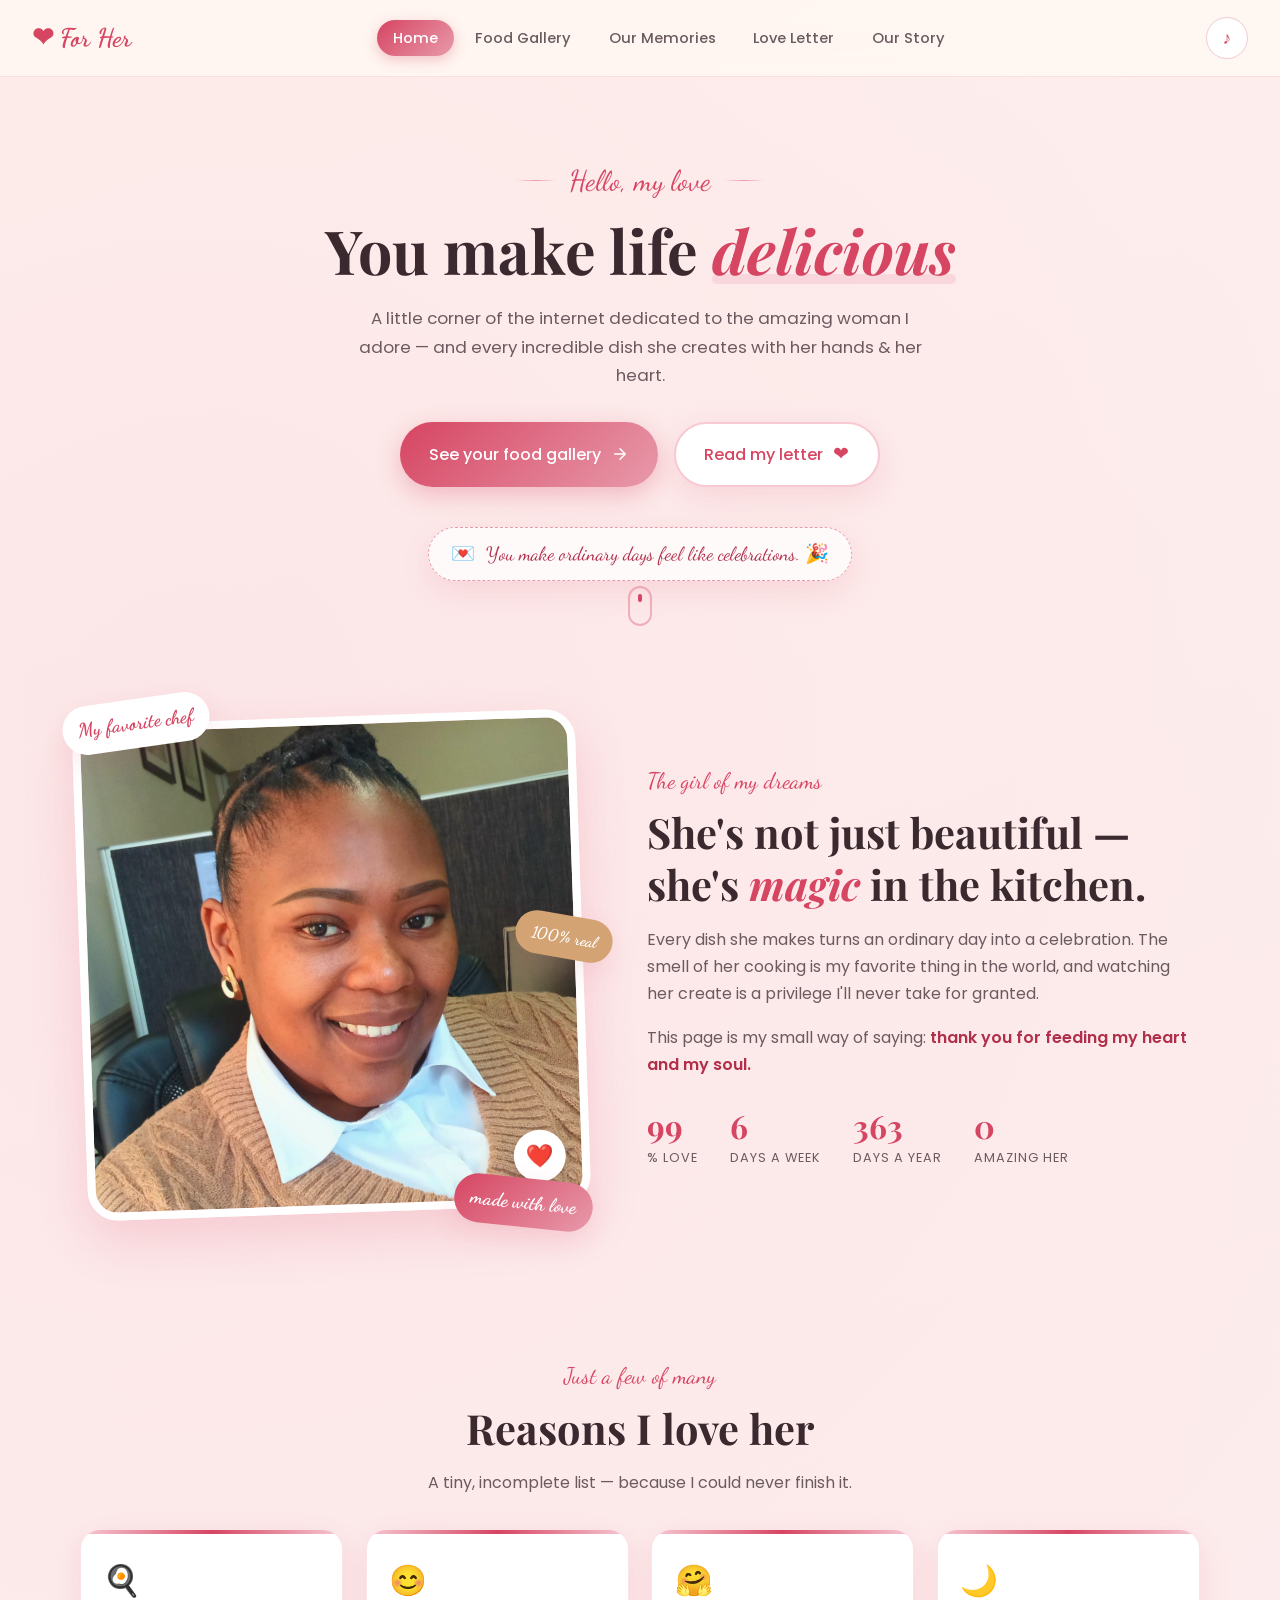
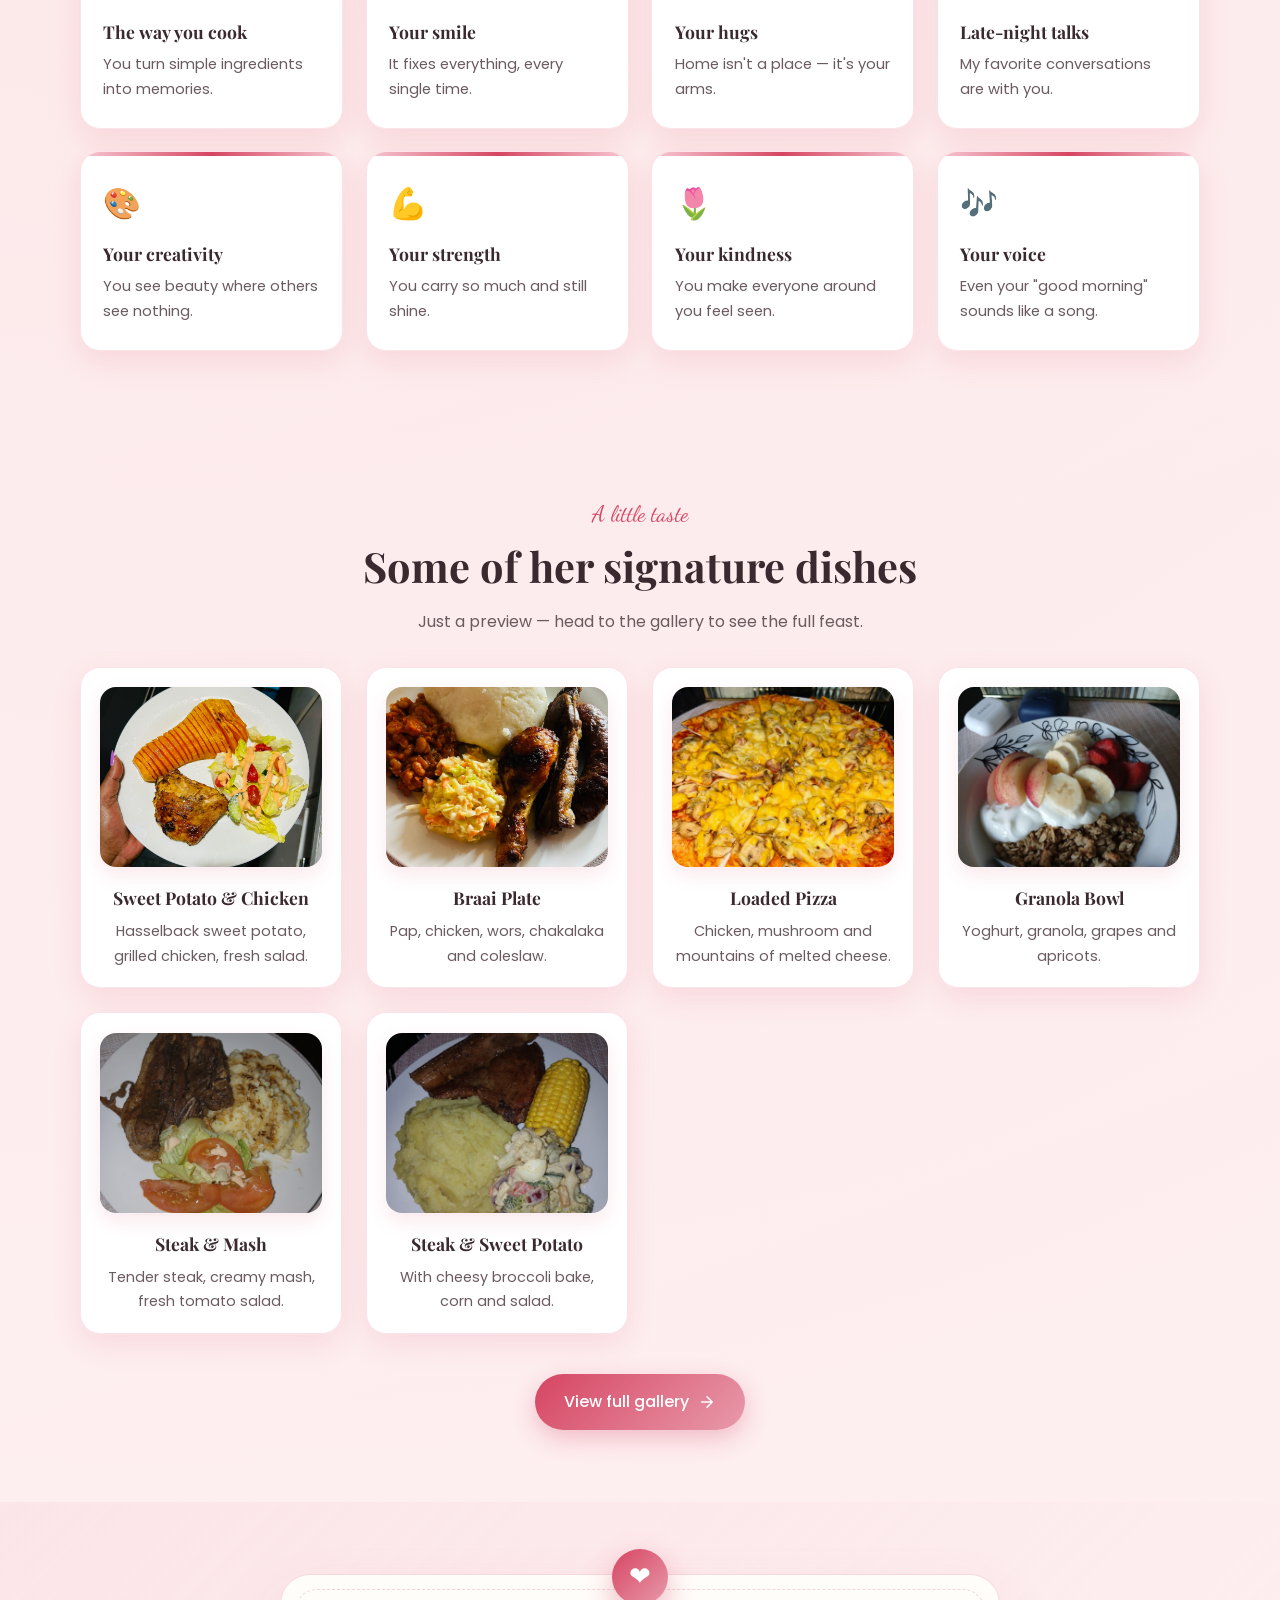
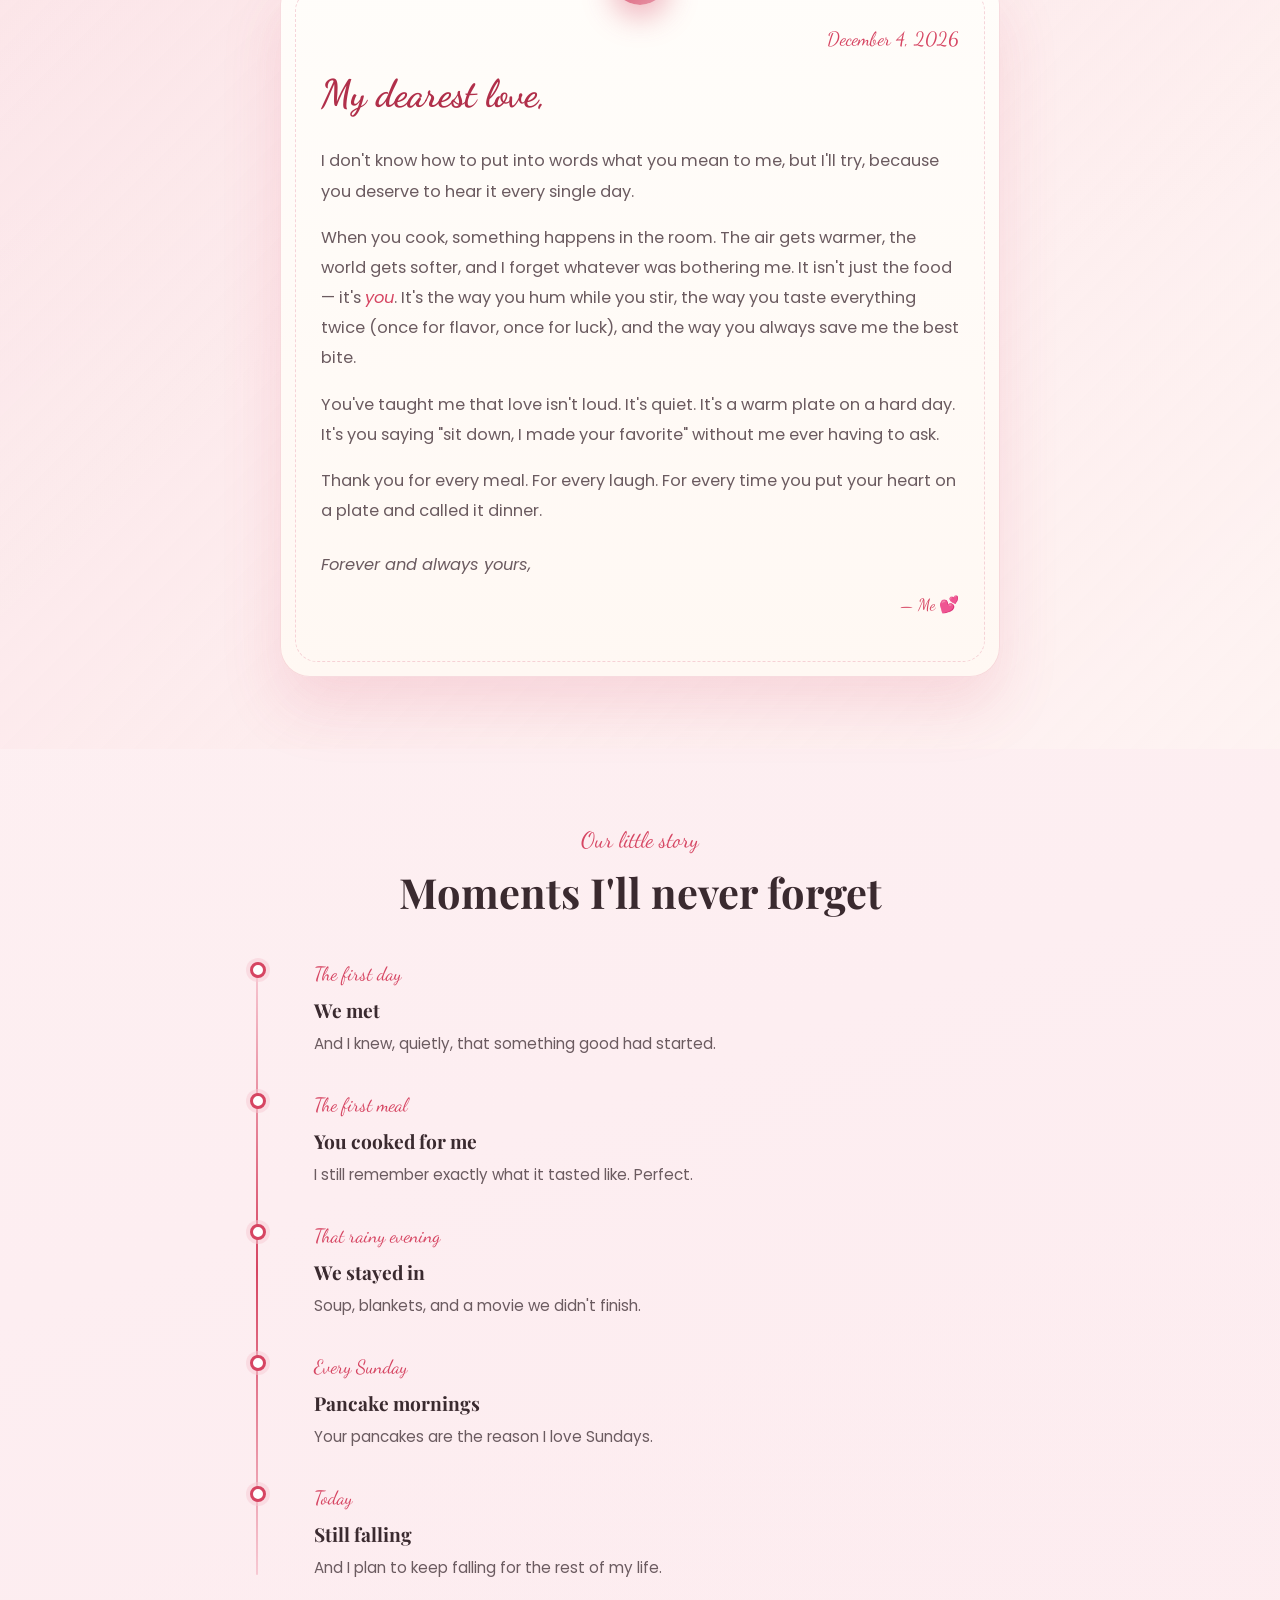
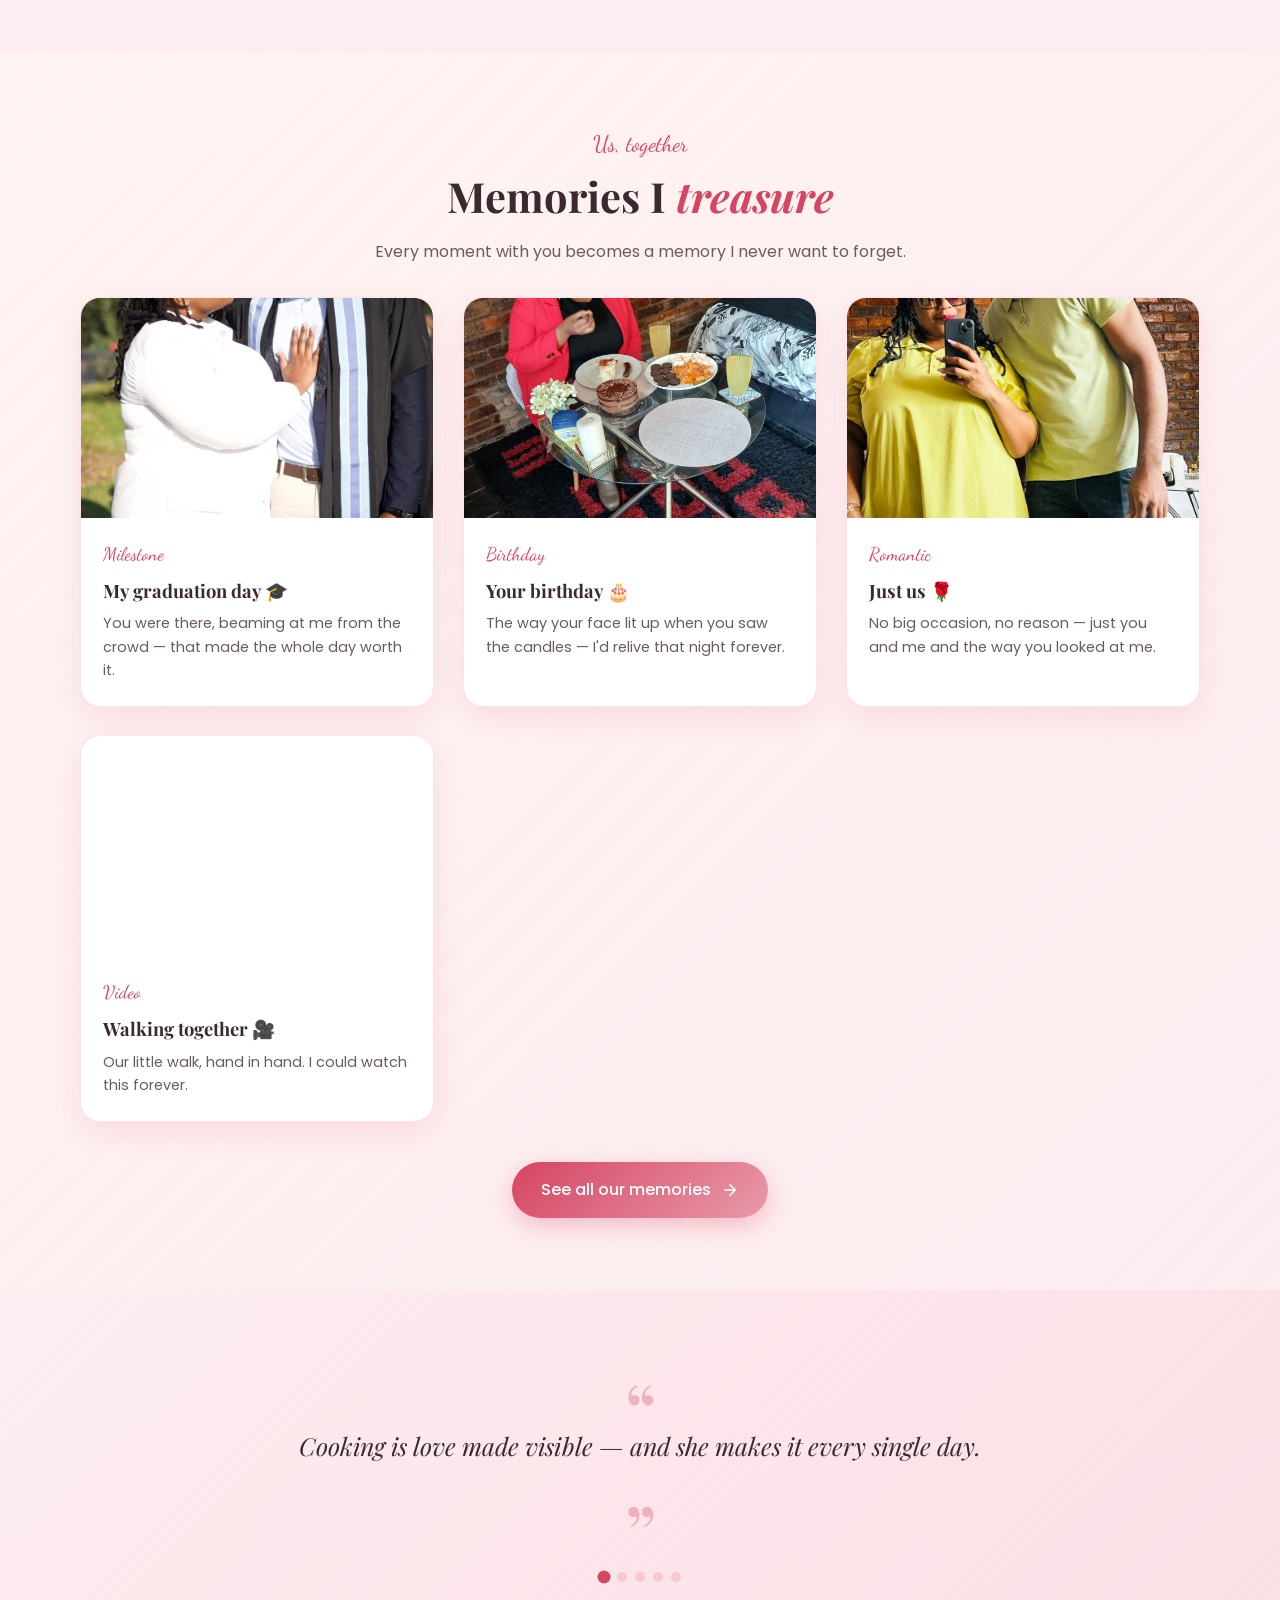
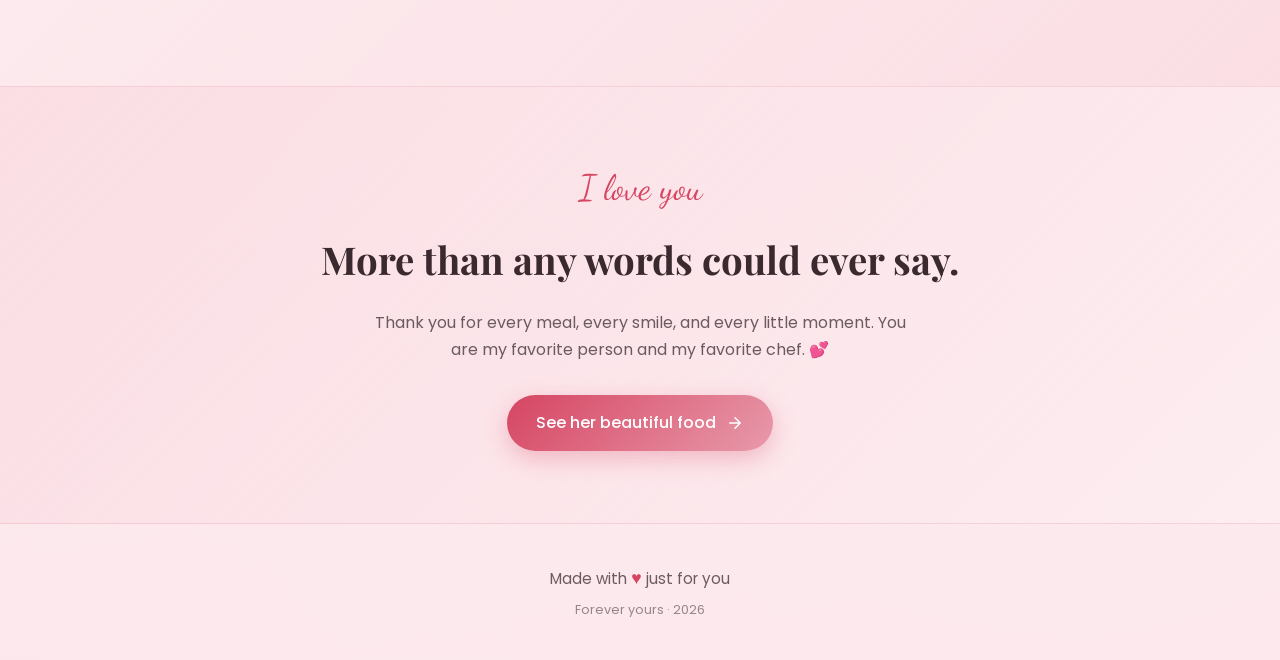
<file: index.html>
<!DOCTYPE html>
<html lang="en">
<head>
  <meta charset="UTF-8">
  <meta name="viewport" content="width=device-width, initial-scale=1.0">
  <title>For You, My Love 💕 · Home</title>
  <meta name="description" content="A love letter to the woman who makes every meal magical.">

  <link rel="preconnect" href="https://fonts.googleapis.com">
  <link rel="preconnect" href="https://fonts.gstatic.com" crossorigin>
  <link href="https://fonts.googleapis.com/css2?family=Dancing+Script:wght@500;600;700&family=Playfair+Display:ital,wght@0,500;0,600;0,700;1,500;1,600&family=Poppins:wght@300;400;500;600;700&display=swap" rel="stylesheet">

  <link rel="stylesheet" href="style.css">
</head>
<body>

  <div class="hearts-bg" id="heartsBg"></div>

  <!-- NAVBAR -->
  <nav class="navbar">
    <a href="index.html" class="nav-logo">
      <span class="logo-heart">❤</span> For Her
    </a>
    <ul class="nav-links">
      <li><a href="index.html" class="active">Home</a></li>
      <li><a href="gallery.html">Food Gallery</a></li>
      <li><a href="memories.html">Our Memories</a></li>
      <li><a href="#letter">Love Letter</a></li>
      <li><a href="#timeline">Our Story</a></li>
    </ul>
    <button class="nav-music" id="musicToggle" aria-label="Play music" title='Play "Ama Hem Hem"'>
      <span class="music-icon">♪</span>
    </button>
  </nav>

  <div class="now-playing" id="nowPlaying" hidden>
    <span class="np-heart">♪</span>
    Now playing: <em>Ama Hem Hem</em> — Thatohatsi &amp; Sjava
  </div>

  <!-- HERO -->
  <header class="hero">
    <div class="hero-inner">
      <p class="hero-hello">
        <span class="hello-line"></span>
        Hello, my love
        <span class="hello-line"></span>
      </p>
      <h1 class="hero-title">
        You make life <span class="accent">delicious</span>
      </h1>
      <p class="hero-sub">
        A little corner of the internet dedicated to the amazing woman I adore —
        and every incredible dish she creates with her hands &amp; her heart.
      </p>

      <div class="hero-buttons">
        <a href="gallery.html" class="hero-btn">
          <span>See your food gallery</span>
          <svg viewBox="0 0 24 24" width="18" height="18" fill="none" stroke="currentColor" stroke-width="2" stroke-linecap="round" stroke-linejoin="round"><path d="M5 12h14M12 5l7 7-7 7"/></svg>
        </a>
        <a href="#letter" class="hero-btn hero-btn-ghost">
          <span>Read my letter</span>
          <span class="btn-heart">❤</span>
        </a>
      </div>

      <div class="daily-note" id="dailyNote">
        <span class="daily-note-icon">💌</span>
        <span class="daily-note-text">Loading a little love note for you…</span>
      </div>
    </div>

    <div class="hero-scroll">
      <span></span>
    </div>
  </header>

  <main class="main">

    <!-- ABOUT / PHOTO -->
    <section class="section about" id="about">
      <div class="section-inner about-grid">

        <div class="about-photo-wrap">
          <div class="photo-frame">
            <img
              src="images/love.jpeg"
              alt="My beautiful girlfriend"
              class="about-photo"
              loading="lazy"
            >
            <div class="photo-badge">❤️</div>
          </div>
          <div class="sticker sticker-1">My favorite chef</div>
          <div class="sticker sticker-2">made with love</div>
          <div class="sticker sticker-3">100% real</div>
        </div>

        <div class="about-text">
          <span class="section-tag">The girl of my dreams</span>
          <h2 class="section-title">
            She's not just beautiful —<br>
            she's <em>magic</em> in the kitchen.
          </h2>
          <p>
            Every dish she makes turns an ordinary day into a celebration.
            The smell of her cooking is my favorite thing in the world,
            and watching her create is a privilege I'll never take for granted.
          </p>
          <p>
            This page is my small way of saying:
            <strong>thank you for feeding my heart and my soul.</strong>
          </p>

          <div class="about-stats">
            <div class="stat">
              <span class="stat-num" data-count="100">0</span>
              <span class="stat-label">% love</span>
            </div>
            <div class="stat">
              <span class="stat-num" data-count="7">0</span>
              <span class="stat-label">days a week</span>
            </div>
            <div class="stat">
              <span class="stat-num" data-count="365">0</span>
              <span class="stat-label">days a year</span>
            </div>
            <div class="stat">
              <span class="stat-num" data-count="1">0</span>
              <span class="stat-label">amazing her</span>
            </div>
          </div>
        </div>

      </div>
    </section>

    <!-- REASONS -->
    <section class="section reasons" id="reasons">
      <div class="section-inner">
        <div class="section-head center">
          <span class="section-tag">Just a few of many</span>
          <h2 class="section-title">Reasons I love her</h2>
          <p class="section-desc">
            A tiny, incomplete list — because I could never finish it.
          </p>
        </div>

        <div class="reason-grid" id="reasonGrid"></div>
      </div>
    </section>

    <!-- RECIPE PREVIEW -->
    <section class="section preview-recipes">
      <div class="section-inner">
        <div class="section-head center">
          <span class="section-tag">A little taste</span>
          <h2 class="section-title">Some of her signature dishes</h2>
          <p class="section-desc">
            Just a preview — head to the gallery to see the full feast.
          </p>
        </div>

        <div class="recipe-grid" id="recipePreview">

          <article class="recipe-card">
            <div class="recipe-photo">
              <img src="images/food1.jpeg" alt="Roasted sweet potato and grilled chicken">
            </div>
            <h3>Sweet Potato &amp; Chicken</h3>
            <p>Hasselback sweet potato, grilled chicken, fresh salad.</p>
          </article>

          <article class="recipe-card">
            <div class="recipe-photo">
              <img src="images/food3.jpeg" alt="Braai plate with pap, chicken and wors">
            </div>
            <h3>Braai Plate</h3>
            <p>Pap, chicken, wors, chakalaka and coleslaw.</p>
          </article>

          <article class="recipe-card">
            <div class="recipe-photo">
              <img src="images/food7.jpeg" alt="Loaded pizza">
            </div>
            <h3>Loaded Pizza</h3>
            <p>Chicken, mushroom and mountains of melted cheese.</p>
          </article>

          <article class="recipe-card">
            <div class="recipe-photo">
              <img src="images/food11.jpeg" alt="Yoghurt granola fruit bowl">
            </div>
            <h3>Granola Bowl</h3>
            <p>Yoghurt, granola, grapes and apricots.</p>
          </article>

          <article class="recipe-card">
            <div class="recipe-photo">
              <img src="images/food15.jpeg" alt="Steak, mash and tomato salad">
            </div>
            <h3>Steak &amp; Mash</h3>
            <p>Tender steak, creamy mash, fresh tomato salad.</p>
          </article>

          <article class="recipe-card">
            <div class="recipe-photo">
              <img src="images/food18.jpeg" alt="Steak with sweet potato mash and broccoli bake">
            </div>
            <h3>Steak &amp; Sweet Potato</h3>
            <p>With cheesy broccoli bake, corn and salad.</p>
          </article>

        </div>

        <div class="preview-cta">
          <a href="gallery.html" class="hero-btn">
            <span>View full gallery</span>
            <svg viewBox="0 0 24 24" width="18" height="18" fill="none" stroke="currentColor" stroke-width="2" stroke-linecap="round" stroke-linejoin="round"><path d="M5 12h14M12 5l7 7-7 7"/></svg>
          </a>
        </div>
      </div>
    </section>

    <!-- LOVE LETTER -->
    <section class="section letter-section" id="letter">
      <div class="section-inner">
        <div class="letter-wrap">
          <div class="letter-paper">
            <div class="letter-top">
              <span class="letter-seal">❤</span>
            </div>
            <p class="letter-date" id="letterDate"></p>
            <h2 class="letter-title">My dearest love,</h2>
            <div class="letter-body">
              <p>
                I don't know how to put into words what you mean to me, but
                I'll try, because you deserve to hear it every single day.
              </p>
              <p>
                When you cook, something happens in the room. The air gets warmer,
                the world gets softer, and I forget whatever was bothering me.
                It isn't just the food — it's <em>you</em>. It's the way you
                hum while you stir, the way you taste everything twice
                (once for flavor, once for luck), and the way you always
                save me the best bite.
              </p>
              <p>
                You've taught me that love isn't loud. It's quiet. It's a warm plate
                on a hard day. It's you saying "sit down, I made your favorite"
                without me ever having to ask.
              </p>
              <p>
                Thank you for every meal. For every laugh. For every time you
                put your heart on a plate and called it dinner.
              </p>
              <p class="letter-signoff">
                Forever and always yours,
              </p>
              <p class="letter-signature">— Me 💕</p>
            </div>
          </div>
        </div>
      </div>
    </section>

    <!-- TIMELINE -->
    <section class="section timeline-section" id="timeline">
      <div class="section-inner">
        <div class="section-head center">
          <span class="section-tag">Our little story</span>
          <h2 class="section-title">Moments I'll never forget</h2>
        </div>

        <div class="timeline" id="timelineEl"></div>
      </div>
    </section>

    <!-- MEMORIES PREVIEW -->
    <section class="section memories-section" id="memories">
      <div class="section-inner">
        <div class="section-head center">
          <span class="section-tag">Us, together</span>
          <h2 class="section-title">Memories I <em>treasure</em></h2>
          <p class="section-desc">
            Every moment with you becomes a memory I never want to forget.
          </p>
        </div>

        <div class="memories-grid">

          <figure class="memory-card reveal">
            <div class="memory-photo">
              <img src="images/memory-graduation.jpeg" alt="My graduation day">
            </div>
            <figcaption>
              <span class="memory-date">Milestone</span>
              <h3>My graduation day 🎓</h3>
              <p>You were there, beaming at me from the crowd — that made the whole day worth it.</p>
            </figcaption>
          </figure>

          <figure class="memory-card reveal">
            <div class="memory-photo">
              <img src="images/memory-her-birthday.jpeg" alt="Her birthday">
            </div>
            <figcaption>
              <span class="memory-date">Birthday</span>
              <h3>Your birthday 🎂</h3>
              <p>The way your face lit up when you saw the candles — I'd relive that night forever.</p>
            </figcaption>
          </figure>

          <figure class="memory-card reveal">
            <div class="memory-photo">
              <img src="images/memory-romantic-1.jpeg" alt="A romantic moment">
            </div>
            <figcaption>
              <span class="memory-date">Romantic</span>
              <h3>Just us 🌹</h3>
              <p>No big occasion, no reason — just you and me and the way you looked at me.</p>
            </figcaption>
          </figure>

          <figure class="memory-card reveal">
            <div class="memory-photo">
              <video
                src="images/memory-walking.mp4"
                muted
                loop
                playsinline
                autoplay
                preload="metadata">
              </video>
            </div>
            <figcaption>
              <span class="memory-date">Video</span>
              <h3>Walking together 🎥</h3>
              <p>Our little walk, hand in hand. I could watch this forever.</p>
            </figcaption>
          </figure>

        </div>

        <div class="preview-cta">
          <a href="memories.html" class="hero-btn">
            <span>See all our memories</span>
            <svg viewBox="0 0 24 24" width="18" height="18" fill="none" stroke="currentColor" stroke-width="2" stroke-linecap="round" stroke-linejoin="round"><path d="M5 12h14M12 5l7 7-7 7"/></svg>
          </a>
        </div>
      </div>
    </section>

    <!-- QUOTE SLIDER -->
    <section class="section quote-section">
      <div class="section-inner">
        <div class="quote-box">
          <span class="quote-mark">“</span>
          <p class="quote-text" id="quoteText">Loading…</p>
          <span class="quote-mark quote-mark-end">”</span>
          <div class="quote-dots" id="quoteDots"></div>
        </div>
      </div>
    </section>

    <!-- CLOSING -->
    <section class="section closing">
      <div class="section-inner closing-inner">
        <p class="closing-script">I love you</p>
        <h2 class="closing-title">More than any words could ever say.</h2>
        <p class="closing-text">
          Thank you for every meal, every smile, and every little moment.
          You are my favorite person and my favorite chef. 💕
        </p>
        <a href="gallery.html" class="hero-btn">
          <span>See her beautiful food</span>
          <svg viewBox="0 0 24 24" width="18" height="18" fill="none" stroke="currentColor" stroke-width="2" stroke-linecap="round" stroke-linejoin="round"><path d="M5 12h14M12 5l7 7-7 7"/></svg>
        </a>
      </div>
    </section>
  </main>

  <footer class="footer">
    <div class="footer-inner">
      <p class="footer-main">Made with <span class="footer-heart">♥</span> just for you</p>
      <p class="footer-small">Forever yours · <span id="footerYear"></span></p>
    </div>
  </footer>

  <button class="to-top" id="toTop" aria-label="Back to top">↑</button>

  <script src="script.js"></script>
</body>
</html>
</file>
<file: style.css>
/* =========================================================
   For Her — shared stylesheet
   ========================================================= */

* { margin: 0; padding: 0; box-sizing: border-box; }

:root {
  --pink-soft: #fdeef1;
  --pink: #f7c9d3;
  --pink-deep: #e89aab;
  --red: #d64562;
  --red-dark: #b12f4a;
  --cream: #fff8f3;
  --text: #3a2a2f;
  --text-soft: #6b5b60;
  --gold: #d4a373;
  --shadow: 0 10px 30px rgba(214, 69, 98, 0.12);
  --shadow-lg: 0 20px 50px rgba(214, 69, 98, 0.18);
  --radius: 20px;
  --radius-lg: 30px;
  --font-script: 'Dancing Script', cursive;
  --font-serif: 'Playfair Display', serif;
  --font-sans: 'Poppins', sans-serif;
}

html { scroll-behavior: smooth; scroll-padding-top: 90px; }

body {
  font-family: var(--font-sans);
  background:
    radial-gradient(circle at 15% 10%, rgba(247, 201, 211, 0.35), transparent 45%),
    radial-gradient(circle at 85% 90%, rgba(253, 238, 241, 0.6), transparent 50%),
    linear-gradient(160deg, var(--cream) 0%, var(--pink-soft) 60%, #fce4e9 100%);
  color: var(--text);
  line-height: 1.7;
  overflow-x: hidden;
  min-height: 100vh;
  position: relative;
}

img { max-width: 100%; display: block; }
a { color: inherit; }
button { font-family: inherit; }

/* ---------- FLOATING HEARTS ---------- */
.hearts-bg { position: fixed; inset: 0; pointer-events: none; z-index: 0; overflow: hidden; }
.hearts-bg .heart {
  position: absolute; bottom: -50px; opacity: 0.35;
  animation: floatUp linear infinite; will-change: transform;
}
@keyframes floatUp {
  0%   { transform: translateY(0) rotate(0deg); opacity: 0; }
  10%  { opacity: 0.5; }
  90%  { opacity: 0.5; }
  100% { transform: translateY(-110vh) rotate(360deg); opacity: 0; }
}

/* ---------- NAVBAR ---------- */
.navbar {
  position: sticky; top: 0; z-index: 100;
  display: flex; justify-content: space-between; align-items: center;
  gap: 1rem; padding: 1rem 2rem;
  background: rgba(255, 248, 243, 0.85);
  backdrop-filter: blur(14px); -webkit-backdrop-filter: blur(14px);
  border-bottom: 1px solid rgba(232, 154, 171, 0.25);
}
.nav-logo {
  font-family: var(--font-script); font-size: 1.6rem; font-weight: 700;
  color: var(--red); text-decoration: none;
  display: inline-flex; align-items: center; gap: 0.4rem; white-space: nowrap;
}
.logo-heart { animation: pulse 1.8s ease infinite; display: inline-block; }

.nav-links { list-style: none; display: flex; gap: 0.35rem; flex-wrap: wrap; justify-content: center; }
.nav-links a {
  text-decoration: none; color: var(--text-soft); font-weight: 500;
  font-size: 0.92rem; padding: 0.5rem 1rem; border-radius: 50px;
  transition: all 0.3s ease; white-space: nowrap;
}
.nav-links a:hover { color: var(--red); background: rgba(247, 201, 211, 0.45); }
.nav-links a.active {
  color: white; background: linear-gradient(135deg, var(--red), var(--pink-deep));
  box-shadow: 0 4px 14px rgba(214, 69, 98, 0.3);
}

.nav-music {
  width: 42px; height: 42px; border-radius: 50%;
  border: 1px solid rgba(232, 154, 171, 0.5);
  background: white; color: var(--red); font-size: 1.1rem; cursor: pointer;
  display: flex; align-items: center; justify-content: center;
  transition: all 0.3s ease; flex-shrink: 0;
}
.nav-music:hover { background: var(--pink-soft); transform: scale(1.08); }
.nav-music.playing {
  background: linear-gradient(135deg, var(--red), var(--pink-deep));
  color: white; border-color: transparent; animation: pulse 1.6s ease infinite;
}

/* ---------- NOW PLAYING BADGE ---------- */
.now-playing {
  position: fixed;
  bottom: 1.5rem;
  left: 1.5rem;
  background: rgba(255, 248, 243, 0.95);
  border: 1px solid var(--pink);
  border-radius: 50px;
  padding: 0.55rem 1.2rem;
  font-size: 0.85rem;
  color: var(--red-dark);
  box-shadow: var(--shadow);
  z-index: 600;
  animation: fadeInUp 0.5s ease;
  backdrop-filter: blur(8px);
  max-width: calc(100% - 3rem);
}
.now-playing em { font-style: italic; color: var(--red); }
.np-heart {
  margin-right: 0.35rem;
  color: var(--red);
  animation: pulse 1.6s ease infinite;
  display: inline-block;
}

/* ---------- HERO ---------- */
.hero, .gallery-header {
  position: relative; z-index: 1; padding: 5rem 2rem 4rem; text-align: center;
}
.hero-inner { max-width: 760px; margin: 0 auto; animation: fadeInUp 1s ease both; }
.hero-hello {
  font-family: var(--font-script); font-size: 1.8rem; color: var(--red);
  margin-bottom: 0.6rem; display: inline-flex; align-items: center; gap: 0.8rem;
}
.hello-line {
  display: inline-block; width: 40px; height: 1px;
  background: linear-gradient(90deg, transparent, var(--pink-deep), transparent);
}
.hero-title {
  font-family: var(--font-serif); font-size: clamp(2.2rem, 6vw, 3.8rem);
  font-weight: 700; line-height: 1.15; color: var(--text); margin-bottom: 1.2rem;
}
.hero-title .accent { color: var(--red); font-style: italic; position: relative; }
.hero-title .accent::after {
  content: ''; position: absolute; left: 0; bottom: 6px; width: 100%; height: 10px;
  background: rgba(247, 201, 211, 0.6); border-radius: 10px; z-index: -1;
}
.hero-sub {
  font-size: 1.05rem; color: var(--text-soft);
  max-width: 580px; margin: 0 auto 2rem;
}
.hero-buttons { display: flex; justify-content: center; gap: 1rem; flex-wrap: wrap; }

.hero-btn {
  display: inline-flex; align-items: center; gap: 0.6rem;
  padding: 0.9rem 1.8rem;
  background: linear-gradient(135deg, var(--red), var(--pink-deep));
  color: white; font-weight: 500; font-size: 1rem;
  text-decoration: none; border-radius: 50px; border: none; cursor: pointer;
  box-shadow: 0 8px 24px rgba(214, 69, 98, 0.3);
  transition: transform 0.3s ease, box-shadow 0.3s ease;
}
.hero-btn:hover { transform: translateY(-3px); box-shadow: 0 14px 32px rgba(214, 69, 98, 0.4); }
.hero-btn-ghost {
  background: white; color: var(--red);
  border: 2px solid var(--pink); box-shadow: var(--shadow);
}
.hero-btn-ghost:hover { background: var(--pink-soft); }

.daily-note {
  margin-top: 2.5rem; display: inline-flex; align-items: center; gap: 0.7rem;
  background: rgba(255, 255, 255, 0.75);
  border: 1px dashed var(--pink-deep);
  border-radius: 50px; padding: 0.6rem 1.4rem;
  font-family: var(--font-script); font-size: 1.2rem; color: var(--red-dark);
  box-shadow: var(--shadow); animation: fadeIn 1.4s ease both; max-width: 100%;
}
.daily-note-icon { font-size: 1.2rem; }

.hero-scroll {
  position: absolute; left: 50%; bottom: 1.2rem; transform: translateX(-50%);
  width: 24px; height: 40px; border: 2px solid rgba(214, 69, 98, 0.35);
  border-radius: 20px; display: flex; justify-content: center; padding-top: 6px;
}
.hero-scroll span {
  width: 4px; height: 8px; border-radius: 4px; background: var(--red);
  animation: scrollDot 1.8s ease infinite;
}
@keyframes scrollDot {
  0%, 100% { transform: translateY(0); opacity: 1; }
  50% { transform: translateY(10px); opacity: 0.4; }
}

/* ---------- SECTIONS ---------- */
.main { position: relative; z-index: 1; }
.section { padding: 4.5rem 2rem; }
.section-inner { max-width: 1120px; margin: 0 auto; }
.section-head.center { text-align: center; }
.section-head.center .section-desc { margin-left: auto; margin-right: auto; }

.section-tag {
  display: inline-block; font-family: var(--font-script);
  font-size: 1.4rem; color: var(--red); margin-bottom: 0.4rem;
}
.section-title {
  font-family: var(--font-serif); font-size: clamp(1.7rem, 4vw, 2.6rem);
  font-weight: 700; line-height: 1.25; color: var(--text); margin-bottom: 1rem;
}
.section-title em { color: var(--red); font-style: italic; }
.section-desc {
  color: var(--text-soft); font-size: 1rem;
  max-width: 580px; margin-bottom: 2rem;
}

/* ---------- ABOUT ---------- */
.about-grid {
  display: grid; grid-template-columns: 1fr 1.1fr;
  gap: 4rem; align-items: center;
}
.about-photo-wrap { position: relative; }
.photo-frame {
  position: relative; border-radius: var(--radius-lg); overflow: hidden;
  box-shadow: var(--shadow-lg); border: 8px solid white;
  transform: rotate(-2deg); transition: transform 0.5s ease;
}
.photo-frame:hover { transform: rotate(0deg) scale(1.02); }
.about-photo { width: 100%; height: 480px; object-fit: cover; }

.photo-badge {
  position: absolute; bottom: 16px; right: 16px;
  width: 52px; height: 52px; background: white; border-radius: 50%;
  display: flex; align-items: center; justify-content: center;
  font-size: 1.4rem; box-shadow: 0 6px 18px rgba(0,0,0,0.12);
  animation: pulse 2s ease infinite;
}

.sticker {
  position: absolute; font-family: var(--font-script); font-size: 1.2rem;
  font-weight: 700; padding: 0.5rem 1rem; border-radius: 50px;
  box-shadow: var(--shadow); white-space: nowrap;
}
.sticker-1 { top: -18px; left: -18px; background: white; color: var(--red); transform: rotate(-8deg); }
.sticker-2 { bottom: -14px; right: -10px; background: linear-gradient(135deg, var(--red), var(--pink-deep)); color: white; transform: rotate(6deg); }
.sticker-3 { top: 40%; right: -30px; background: var(--gold); color: white; transform: rotate(10deg); font-size: 1rem; }

.about-text p { color: var(--text-soft); margin-bottom: 1rem; font-size: 1rem; }
.about-text strong { color: var(--red-dark); font-weight: 600; }

.about-stats { display: flex; gap: 2rem; margin-top: 2rem; flex-wrap: wrap; }
.stat { display: flex; flex-direction: column; }
.stat-num {
  font-family: var(--font-serif); font-size: 2rem;
  font-weight: 700; color: var(--red); line-height: 1;
}
.stat-label {
  font-size: 0.8rem; color: var(--text-soft);
  text-transform: uppercase; letter-spacing: 1px; margin-top: 0.3rem;
}

/* ---------- REASONS ---------- */
.reason-grid {
  display: grid; grid-template-columns: repeat(auto-fit, minmax(240px, 1fr));
  gap: 1.4rem; margin-top: 2rem;
}
.reason-card {
  background: white; border-radius: var(--radius); padding: 1.6rem 1.4rem;
  box-shadow: var(--shadow); border: 1px solid rgba(247, 201, 211, 0.5);
  transition: transform 0.35s ease, box-shadow 0.35s ease;
  position: relative; overflow: hidden;
}
.reason-card::before {
  content: ''; position: absolute; top: 0; left: 0;
  width: 100%; height: 4px;
  background: linear-gradient(90deg, var(--pink), var(--red), var(--pink));
}
.reason-card:hover { transform: translateY(-6px); box-shadow: var(--shadow-lg); }
.reason-emoji { font-size: 1.9rem; margin-bottom: 0.6rem; display: block; }
.reason-card h3 {
  font-family: var(--font-serif); font-size: 1.1rem;
  font-weight: 700; margin-bottom: 0.35rem; color: var(--text);
}
.reason-card p { font-size: 0.92rem; color: var(--text-soft); }

/* ---------- RECIPE PREVIEW ---------- */
.recipe-grid {
  display: grid; grid-template-columns: repeat(auto-fit, minmax(240px, 1fr));
  gap: 1.5rem;
}
.recipe-card {
  background: white; border-radius: var(--radius); padding: 1.2rem;
  text-align: center; box-shadow: var(--shadow);
  transition: transform 0.35s ease, box-shadow 0.35s ease;
  border: 1px solid rgba(247, 201, 211, 0.5); position: relative;
}
.recipe-card:hover { transform: translateY(-6px); box-shadow: var(--shadow-lg); }
.recipe-photo {
  width: 100%; height: 180px; border-radius: 16px; overflow: hidden;
  margin-bottom: 1rem; box-shadow: 0 8px 20px rgba(214, 69, 98, 0.12);
}
.recipe-photo img {
  width: 100%; height: 100%; object-fit: cover;
  transition: transform 0.6s ease; display: block;
}
.recipe-card:hover .recipe-photo img { transform: scale(1.08); }
.recipe-card h3 {
  font-family: var(--font-serif); font-size: 1.1rem;
  font-weight: 700; margin-bottom: 0.4rem; color: var(--text);
}
.recipe-card p { font-size: 0.9rem; color: var(--text-soft); }

.preview-cta { text-align: center; margin-top: 2.5rem; }

/* ---------- LOVE LETTER ---------- */
.letter-section {
  background: linear-gradient(135deg, rgba(247, 201, 211, 0.25), rgba(255, 248, 243, 0.5));
}
.letter-wrap { max-width: 720px; margin: 0 auto; position: relative; }
.letter-paper {
  background: linear-gradient(180deg, #fffdfa 0%, #fff8f3 100%);
  border-radius: var(--radius-lg); padding: 3rem 2.5rem 2.5rem;
  box-shadow: 0 30px 60px rgba(214, 69, 98, 0.15);
  position: relative; border: 1px solid rgba(232, 154, 171, 0.35);
}
.letter-paper::before {
  content: ''; position: absolute; inset: 14px;
  border: 1px dashed rgba(232, 154, 171, 0.4);
  border-radius: 22px; pointer-events: none;
}
.letter-top {
  position: absolute; top: -26px; left: 50%; transform: translateX(-50%);
  width: 56px; height: 56px; border-radius: 50%;
  background: linear-gradient(135deg, var(--red), var(--pink-deep));
  color: white; display: flex; align-items: center; justify-content: center;
  font-size: 1.6rem; box-shadow: 0 12px 30px rgba(214, 69, 98, 0.4);
  animation: pulse 2.2s ease infinite;
}
.letter-seal { line-height: 1; }
.letter-date {
  font-family: var(--font-script); font-size: 1.2rem;
  color: var(--red); text-align: right; margin-bottom: 0.4rem;
}
.letter-title {
  font-family: var(--font-script); font-size: 2.4rem;
  color: var(--red-dark); margin-bottom: 1.2rem;
}
.letter-body p {
  color: var(--text-soft); margin-bottom: 1rem;
  font-size: 1.02rem; line-height: 1.85;
}
.letter-body em { color: var(--red); font-style: italic; }
.letter-signoff { margin-top: 1.5rem; font-style: italic; }
.letter-signature {
  font-family: var(--font-script); font-size: 1.8rem;
  color: var(--red) !important; text-align: right; margin-top: -0.4rem;
}

/* ---------- TIMELINE ---------- */
.timeline {
  position: relative; max-width: 780px; margin: 2.5rem auto 0;
  padding-left: 2rem;
}
.timeline::before {
  content: ''; position: absolute; left: 6px; top: 6px; bottom: 6px;
  width: 2px; background: linear-gradient(180deg, var(--pink), var(--red), var(--pink));
  border-radius: 2px;
}
.timeline-item { position: relative; padding: 0 0 2rem 2rem; }
.timeline-item:last-child { padding-bottom: 0; }
.timeline-dot {
  position: absolute; left: -2rem; top: 4px; width: 16px; height: 16px;
  border-radius: 50%; background: white; border: 3px solid var(--red);
  box-shadow: 0 0 0 4px rgba(247, 201, 211, 0.5);
}
.timeline-date {
  font-family: var(--font-script); font-size: 1.2rem;
  color: var(--red); display: block; margin-bottom: 0.2rem;
}
.timeline-title {
  font-family: var(--font-serif); font-size: 1.2rem;
  font-weight: 700; color: var(--text); margin-bottom: 0.3rem;
}
.timeline-text { color: var(--text-soft); font-size: 0.95rem; }

/* ---------- QUOTE SLIDER ---------- */
.quote-section {
  background: linear-gradient(135deg, rgba(253, 238, 241, 0.7), rgba(247, 201, 211, 0.35));
}
.quote-box {
  max-width: 720px; margin: 0 auto; text-align: center;
  position: relative; padding: 2rem 1rem;
}
.quote-mark {
  font-family: var(--font-serif); font-size: 5rem;
  color: var(--pink-deep); line-height: 0.4;
  display: block; opacity: 0.7;
}
.quote-mark-end { margin-top: 1rem; }
.quote-text {
  font-family: var(--font-serif); font-style: italic;
  font-size: clamp(1.15rem, 2.6vw, 1.55rem);
  color: var(--text); line-height: 1.6;
  transition: opacity 0.5s ease; min-height: 3em;
}
.quote-dots { display: flex; justify-content: center; gap: 0.5rem; margin-top: 1.5rem; }
.quote-dot {
  width: 10px; height: 10px; border-radius: 50%;
  background: var(--pink); border: none; cursor: pointer;
  transition: all 0.3s ease; padding: 0;
}
.quote-dot.active { background: var(--red); transform: scale(1.3); }

/* ---------- GALLERY ---------- */
.gallery-grid {
  display: grid; grid-template-columns: repeat(auto-fit, minmax(280px, 1fr));
  gap: 1.8rem;
}
.gallery-item {
  position: relative; border-radius: var(--radius); overflow: hidden;
  box-shadow: var(--shadow); cursor: pointer; background: white;
  transition: transform 0.4s ease, box-shadow 0.4s ease, opacity 0.4s ease;
}
.gallery-item:hover { transform: translateY(-8px); box-shadow: var(--shadow-lg); }
.gallery-item.hide { display: none; }
.gallery-img-wrap { position: relative; overflow: hidden; }
.gallery-item img {
  width: 100%; height: 260px; object-fit: cover;
  transition: transform 0.6s ease;
}
.gallery-item:hover img { transform: scale(1.08); }

.gallery-tag {
  position: absolute; top: 12px; left: 12px;
  background: rgba(255, 255, 255, 0.9); color: var(--red);
  font-size: 0.72rem; font-weight: 600; text-transform: uppercase;
  letter-spacing: 1px; padding: 0.28rem 0.7rem; border-radius: 50px;
  backdrop-filter: blur(6px);
}
.gallery-zoom {
  position: absolute; bottom: 12px; right: 12px;
  width: 40px; height: 40px; border-radius: 50%;
  background: rgba(255, 255, 255, 0.9);
  display: flex; align-items: center; justify-content: center;
  font-size: 1rem; opacity: 0; transform: scale(0.8);
  transition: all 0.3s ease; backdrop-filter: blur(6px);
}
.gallery-item:hover .gallery-zoom { opacity: 1; transform: scale(1); }

.gallery-item figcaption { padding: 1.2rem 1.4rem; background: white; }
.gallery-item figcaption h3 {
  font-family: var(--font-serif); font-size: 1.1rem;
  font-weight: 700; color: var(--text); margin-bottom: 0.25rem;
}
.gallery-item figcaption p { font-size: 0.88rem; color: var(--text-soft); }

.gallery-filters {
  display: flex; justify-content: center; gap: 0.6rem;
  flex-wrap: wrap; margin-top: 1.5rem;
}
.filter-btn {
  border: 1px solid var(--pink); background: white; color: var(--text-soft);
  padding: 0.5rem 1.2rem; border-radius: 50px; font-size: 0.9rem;
  font-weight: 500; cursor: pointer; transition: all 0.3s ease;
}
.filter-btn:hover { color: var(--red); background: var(--pink-soft); }
.filter-btn.active {
  background: linear-gradient(135deg, var(--red), var(--pink-deep));
  color: white; border-color: transparent;
  box-shadow: 0 6px 18px rgba(214, 69, 98, 0.3);
}
.gallery-count {
  text-align: center; font-family: var(--font-script);
  font-size: 1.4rem; color: var(--red); margin-bottom: 1.5rem;
}
.gallery-empty {
  text-align: center; font-family: var(--font-script);
  font-size: 1.4rem; color: var(--text-soft); padding: 3rem 1rem;
}

/* ---------- VIDEO IN GALLERY ---------- */
.gallery-video-el {
  width: 100%;
  height: 260px;
  object-fit: cover;
  display: block;
  background: #000;
  transition: transform 0.6s ease;
}
.gallery-item:hover .gallery-video-el { transform: scale(1.05); }

.gallery-item.gallery-video .gallery-img-wrap::before {
  content: '';
  position: absolute;
  inset: 0;
  background: radial-gradient(circle at center, rgba(0,0,0,0.05), rgba(0,0,0,0.35));
  pointer-events: none;
  z-index: 1;
}

.gallery-item.gallery-video .gallery-img-wrap::after {
  content: '▶';
  position: absolute;
  top: 50%; left: 50%;
  transform: translate(-50%, -50%);
  width: 60px; height: 60px;
  border-radius: 50%;
  background: rgba(255,255,255,0.9);
  color: var(--red);
  display: flex;
  align-items: center;
  justify-content: center;
  font-size: 1.4rem;
  padding-left: 4px;
  box-shadow: 0 8px 22px rgba(0,0,0,0.25);
  pointer-events: none;
  z-index: 2;
  transition: transform 0.3s ease, opacity 0.3s ease;
}
.gallery-item.gallery-video:hover .gallery-img-wrap::after {
  transform: translate(-50%, -50%) scale(1.1);
}
.gallery-item.gallery-video .gallery-zoom { font-size: 0.9rem; }

/* ---------- LIGHTBOX ---------- */
.lightbox {
  position: fixed; inset: 0; background: rgba(30, 15, 20, 0.94);
  backdrop-filter: blur(8px); display: none;
  align-items: center; justify-content: center; flex-direction: column;
  z-index: 1000; padding: 2rem; animation: fadeIn 0.3s ease;
}
.lightbox.open { display: flex; }
.lightbox-img {
  max-width: 88vw; max-height: 72vh; border-radius: var(--radius);
  box-shadow: 0 30px 80px rgba(0,0,0,0.6); object-fit: contain;
  animation: zoomIn 0.4s ease;
}
.lightbox-video {
  max-width: 88vw;
  max-height: 72vh;
  border-radius: var(--radius);
  box-shadow: 0 30px 80px rgba(0,0,0,0.6);
  outline: none;
  animation: zoomIn 0.4s ease;
}
@keyframes zoomIn {
  from { transform: scale(0.92); opacity: 0; }
  to { transform: scale(1); opacity: 1; }
}
.lightbox-caption {
  color: white; font-family: var(--font-script);
  font-size: 1.9rem; margin-top: 1.2rem; text-align: center;
}
.lightbox-close {
  position: absolute; top: 1.5rem; right: 1.5rem;
  width: 48px; height: 48px; border-radius: 50%;
  background: rgba(255,255,255,0.15); color: white; border: none;
  font-size: 1.3rem; cursor: pointer;
  display: flex; align-items: center; justify-content: center;
  transition: background 0.3s ease;
}
.lightbox-close:hover { background: var(--red); }
.lightbox-nav {
  position: absolute; top: 50%; transform: translateY(-50%);
  width: 52px; height: 52px; border-radius: 50%;
  background: rgba(255,255,255,0.15); color: white; border: none;
  font-size: 2rem; line-height: 1; cursor: pointer;
  display: flex; align-items: center; justify-content: center;
  transition: background 0.3s ease;
}
.lightbox-nav:hover { background: var(--red); }
.lightbox-prev { left: 1.5rem; }
.lightbox-next { right: 1.5rem; }

/* ---------- SURPRISE ---------- */
.surprise-wrap { text-align: center; margin-top: 3rem; }
.surprise-btn {
  display: inline-flex; align-items: center; gap: 0.6rem;
  padding: 1rem 2rem; background: white; color: var(--red);
  font-weight: 600; font-size: 1rem;
  border: 2px solid var(--pink); border-radius: 50px; cursor: pointer;
  box-shadow: var(--shadow); transition: all 0.3s ease;
}
.surprise-btn:hover {
  background: linear-gradient(135deg, var(--red), var(--pink-deep));
  color: white; border-color: transparent; transform: translateY(-3px);
  box-shadow: 0 14px 32px rgba(214, 69, 98, 0.35);
}
.btn-heart { font-size: 1.2rem; }
.secret-message {
  margin-top: 1.5rem; font-family: var(--font-script);
  font-size: 1.7rem; color: var(--red); min-height: 2rem;
  opacity: 0; transform: translateY(10px);
  transition: opacity 0.6s ease, transform 0.6s ease;
}
.secret-message.show { opacity: 1; transform: translateY(0); }

/* ---------- MEMORIES SECTION ---------- */
.memories-section {
  background: linear-gradient(135deg, rgba(255, 248, 243, 0.6), rgba(253, 238, 241, 0.4));
}
.memories-grid {
  display: grid;
  grid-template-columns: repeat(auto-fit, minmax(260px, 1fr));
  gap: 1.8rem;
  margin-top: 2rem;
}
.memory-card {
  background: white;
  border-radius: var(--radius);
  overflow: hidden;
  box-shadow: var(--shadow);
  border: 1px solid rgba(247, 201, 211, 0.5);
  transition: transform 0.4s ease, box-shadow 0.4s ease;
}
.memory-card:hover {
  transform: translateY(-8px) rotate(-1deg);
  box-shadow: var(--shadow-lg);
}
.memory-photo {
  overflow: hidden;
  height: 220px;
}
.memory-photo img,
.memory-photo video {
  width: 100%;
  height: 100%;
  object-fit: cover;
  display: block;
  transition: transform 0.6s ease;
}
.memory-card:hover .memory-photo img,
.memory-card:hover .memory-photo video { transform: scale(1.08); }
.memory-card figcaption { padding: 1.3rem 1.4rem 1.5rem; }
.memory-date {
  font-family: var(--font-script);
  font-size: 1.15rem;
  color: var(--red);
  display: block;
  margin-bottom: 0.3rem;
}
.memory-card h3 {
  font-family: var(--font-serif);
  font-size: 1.15rem;
  font-weight: 700;
  color: var(--text);
  margin-bottom: 0.4rem;
}
.memory-card p {
  font-size: 0.9rem;
  color: var(--text-soft);
  line-height: 1.6;
}

/* ---------- CLOSING ---------- */
.closing {
  background: linear-gradient(135deg, rgba(247, 201, 211, 0.35), rgba(253, 238, 241, 0.65));
  border-top: 1px solid rgba(232, 154, 171, 0.3);
  border-bottom: 1px solid rgba(232, 154, 171, 0.3);
}
.closing-inner { text-align: center; }
.closing-script {
  font-family: var(--font-script); font-size: 2.2rem;
  color: var(--red); margin-bottom: 0.5rem;
}
.closing-title {
  font-family: var(--font-serif); font-size: clamp(1.6rem, 4vw, 2.4rem);
  font-weight: 700; color: var(--text); margin-bottom: 1rem;
}
.closing-text {
  color: var(--text-soft); max-width: 560px;
  margin: 0 auto 2rem;
}

/* ---------- FOOTER ---------- */
.footer {
  text-align: center; padding: 2.5rem 2rem;
  color: var(--text-soft); font-size: 0.95rem;
  position: relative; z-index: 1;
}
.footer-heart {
  color: var(--red); font-size: 1.1rem;
  animation: pulse 1.6s ease infinite; display: inline-block;
}
.footer-small { font-size: 0.8rem; opacity: 0.7; margin-top: 0.3rem; }

/* ---------- TO TOP ---------- */
.to-top {
  position: fixed; bottom: 1.5rem; right: 1.5rem;
  width: 48px; height: 48px; border-radius: 50%; border: none;
  background: linear-gradient(135deg, var(--red), var(--pink-deep));
  color: white; font-size: 1.3rem; cursor: pointer;
  box-shadow: 0 10px 26px rgba(214, 69, 98, 0.4);
  opacity: 0; pointer-events: none; transform: translateY(20px);
  transition: all 0.4s ease; z-index: 500;
}
.to-top.show { opacity: 1; pointer-events: auto; transform: translateY(0); }
.to-top:hover { transform: translateY(-4px); }

/* ---------- ANIMATIONS ---------- */
@keyframes fadeInUp {
  from { opacity: 0; transform: translateY(30px); }
  to { opacity: 1; transform: translateY(0); }
}
@keyframes fadeIn {
  from { opacity: 0; }
  to { opacity: 1; }
}
@keyframes pulse {
  0%, 100% { transform: scale(1); }
  50% { transform: scale(1.12); }
}
.reveal {
  opacity: 0; transform: translateY(40px);
  transition: opacity 0.8s ease, transform 0.8s ease;
}
.reveal.visible { opacity: 1; transform: translateY(0); }

/* ---------- GALLERY HOVER OVERLAY ---------- */
.gallery-item::after {
  content: ''; position: absolute; inset: 0;
  background: linear-gradient(180deg, transparent 55%, rgba(214, 69, 98, 0.15));
  opacity: 0; transition: opacity 0.4s ease; pointer-events: none;
}
.gallery-item:hover::after { opacity: 1; }

/* ---------- RESPONSIVE ---------- */
@media (max-width: 900px) {
  .about-grid { grid-template-columns: 1fr; gap: 3rem; }
  .about-photo { height: 400px; }
  .sticker-3 { display: none; }
}

@media (max-width: 640px) {
  .navbar { padding: 0.8rem 1rem; flex-wrap: wrap; justify-content: center; }
  .nav-logo { font-size: 1.4rem; }
  .nav-links { order: 3; width: 100%; justify-content: center; }
  .nav-links a { padding: 0.4rem 0.75rem; font-size: 0.82rem; }

  .hero, .gallery-header { padding: 3rem 1.2rem 2.5rem; }
  .section { padding: 3rem 1.2rem; }

  .hello-line { width: 24px; }
  .hero-hello { font-size: 1.5rem; }

  .about-stats { gap: 1.2rem; }
  .stat-num { font-size: 1.6rem; }

  .recipe-grid, .gallery-grid, .reason-grid, .memories-grid { grid-template-columns: 1fr; }
  .about-photo { height: 340px; }

  .sticker-1, .sticker-2 { font-size: 1rem; padding: 0.4rem 0.8rem; }
  .sticker-1 { top: -12px; left: -6px; }
  .sticker-2 { bottom: -10px; right: -4px; }

  .letter-paper { padding: 2.5rem 1.5rem 2rem; }
  .letter-title { font-size: 1.9rem; }

  .timeline { padding-left: 1.5rem; }
  .timeline-item { padding-left: 1.5rem; }

  .lightbox-nav { width: 42px; height: 42px; font-size: 1.6rem; }
  .lightbox-prev { left: 0.5rem; }
  .lightbox-next { right: 0.5rem; }
  .lightbox-caption { font-size: 1.4rem; }

  .now-playing { font-size: 0.75rem; padding: 0.45rem 0.9rem; bottom: 1rem; left: 1rem; }
}
</file>
